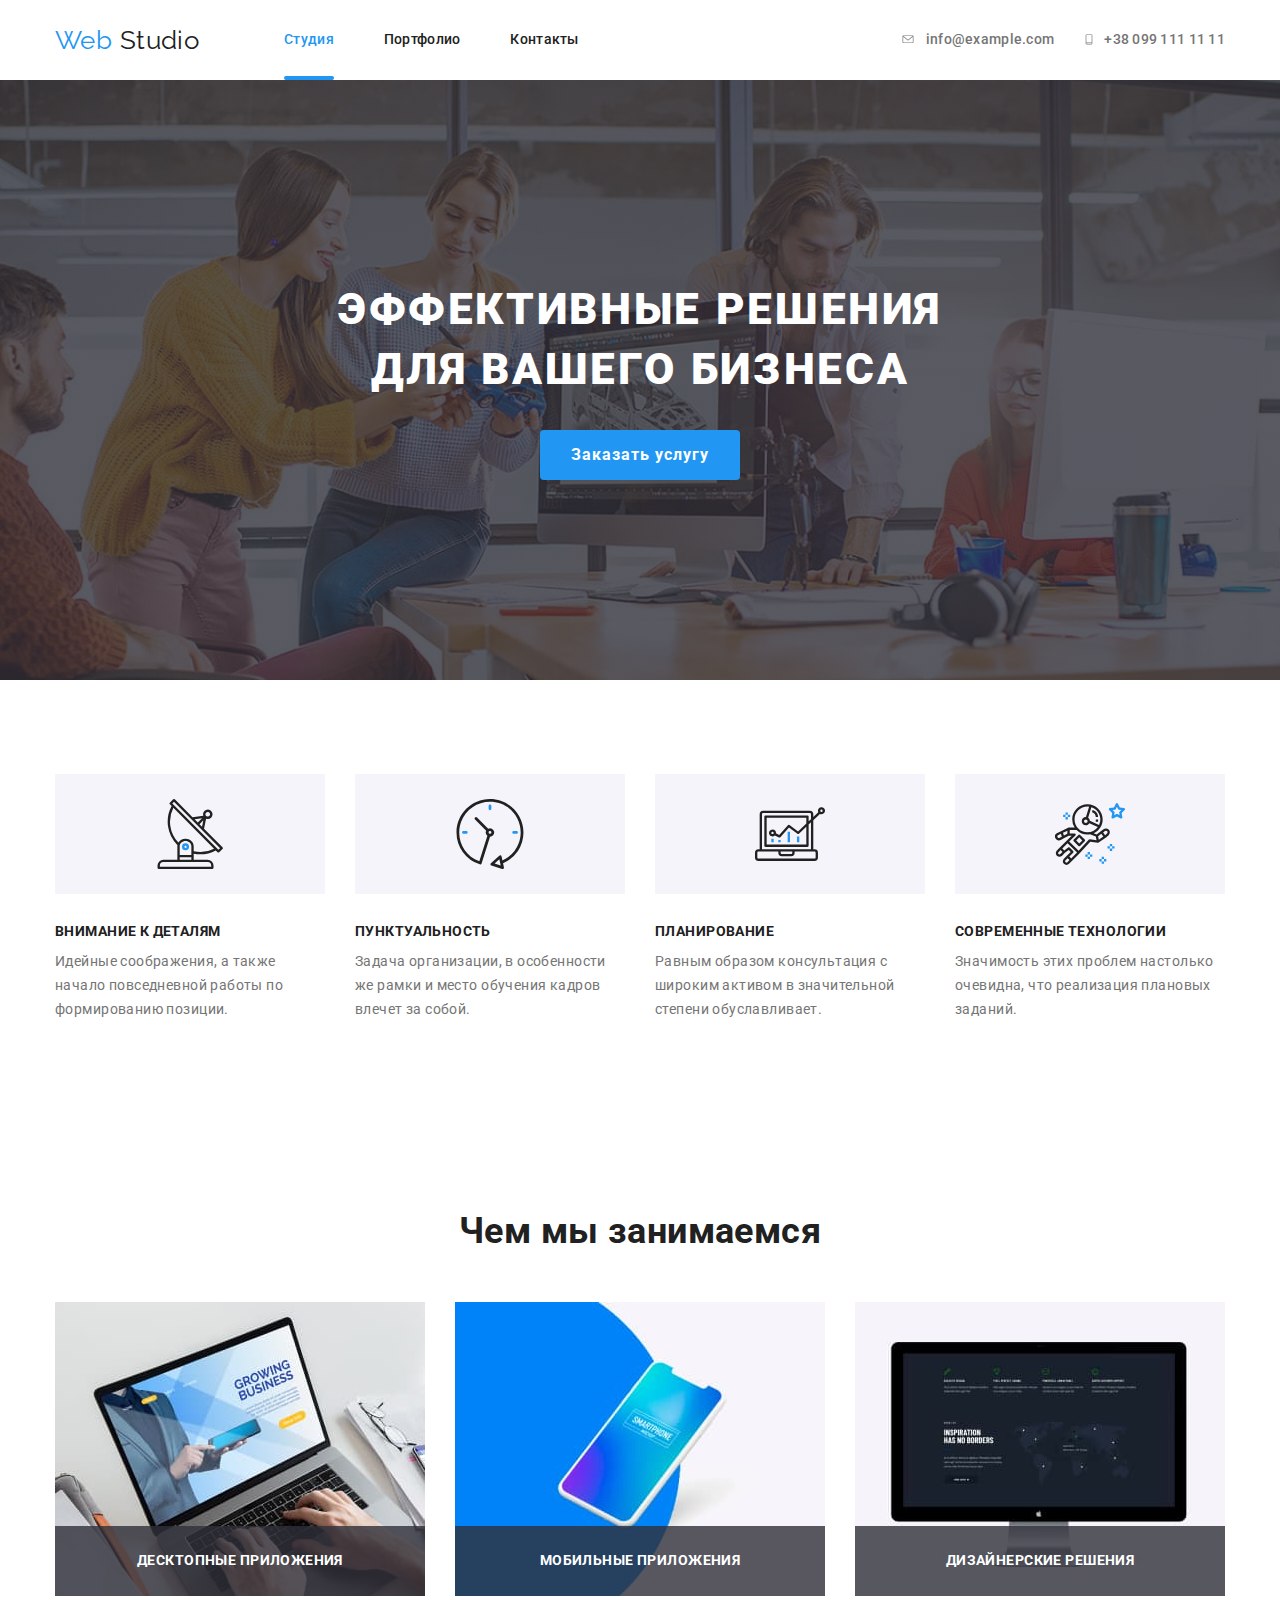
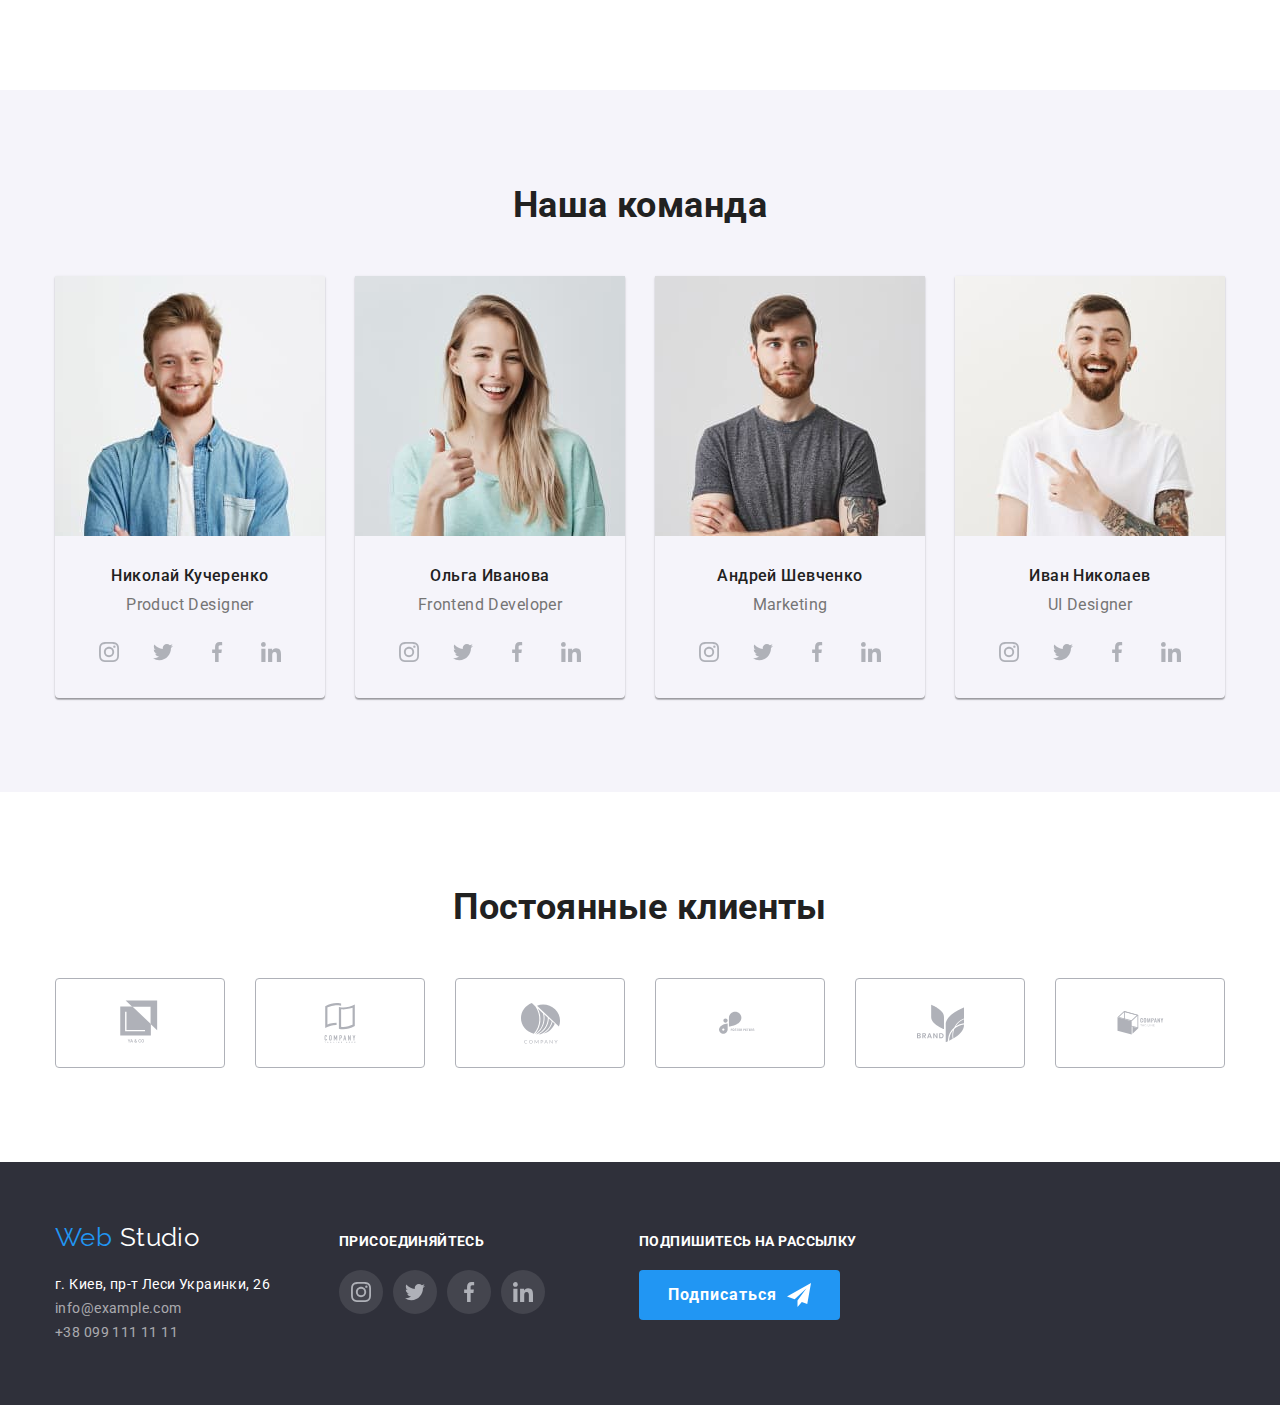
<file: index.html>
<!DOCTYPE html>
<html lang="ru">
  <head>
    <meta charset="UTF-8" />
    <meta http-equiv="X-UA-Compatible" content="IE=edge" />
    <meta name="viewport" content="width=device-width, initial-scale=1.0" />
    <title>Web Studio</title>
    <!-- <link rel="preconnect" href="https://fonts.googleapis.com" />
    <link rel="preconnect" href="https://fonts.gstatic.com" crossorigin /> -->
    <link
      href="https://fonts.googleapis.com/css2?family=Raleway:wght@700&family=Roboto:wght@400;500;700;900&display=swap"
      rel="stylesheet"
    />
    <link
      rel="stylesheet"
      href="https://cdnjs.cloudflare.com/ajax/libs/modern-normalize/1.1.0/modern-normalize.min.css"
    />
    <link rel="stylesheet" href="./css/styles.css" />
  </head>
  <body>
    <header>
      <div class="container main-nav">
        <nav class="nav-part">
          <a href="/" class="logo">Web <span class="logo-part">Studio</span></a>

          <ul class="site-nav list">
            <li class="item"><a href="/" class="link current">Студия</a></li>
            <li class="item"><a href="./portfolio.html" class="link">Портфолио</a></li>
            <li class="item"><a href="" class="link">Контакты</a></li>
          </ul>
        </nav>

        <ul class="auth-nav list">
          <li class="item">
            <a href="mailto:info@example.com" class="link">
              <svg class="icon-auth" width="16" height="11">
                <use href="./images/icons.svg#envelope"></use>
              </svg>
              info@example.com</a
            >
          </li>
          <li class="item">
            <a href="tel:+380991111111" class="link">
              <svg class="icon-auth" width="10" height="15">
                <use href="./images/icons.svg#phone"></use>
              </svg>
              +38 099 111 11 11</a
            >
          </li>
        </ul>
      </div>
    </header>

    <main>
      <section class="hero overlay">
        <div class="hero-container">
          <h1 class="hero-title">Эффективные решения для вашего бизнеса</h1>
          <button type="button" class="button" data-modal-open>Заказать услугу</button>
        </div>
      </section>

      <section class="benefits section">
        <div class="container">
          <h2 class="title visually-hidden">Наши преимущества</h2>
          <ul class="list">
            <li class="item">
              <div class="icon">
                <svg class="icon-benefits">
                  <use href="./images/icons.svg#satellite"></use>
                </svg>
              </div>
              <h3 class="upper subtitle">Внимание к деталям</h3>
              <p class="description">
                Идейные соображения, а также начало повседневной работы по формированию позиции.
              </p>
            </li>
            <li class="item">
              <div class="icon">
                <svg class="icon-benefits">
                  <use href="./images/icons.svg#clock"></use>
                </svg>
              </div>
              <h3 class="upper subtitle">Пунктуальность</h3>
              <p class="description">
                Задача организации, в особенности же рамки и место обучения кадров влечет за собой.
              </p>
            </li>
            <li class="item">
              <div class="icon">
                <svg class="icon-benefits">
                  <use href="./images/icons.svg#diagram"></use>
                </svg>
              </div>
              <h3 class="upper subtitle">Планирование</h3>
              <p class="description">
                Равным образом консультация с широким активом в значительной степени обуславливает.
              </p>
            </li>
            <li class="item">
              <div class="icon">
                <svg class="icon-benefits">
                  <use href="./images/icons.svg#astronaut"></use>
                </svg>
              </div>
              <h3 class="upper subtitle">Современные технологии</h3>
              <p class="description">
                Значимость этих проблем настолько очевидна, что реализация плановых заданий.
              </p>
            </li>
          </ul>
        </div>
      </section>

      <section class="works section">
        <div class="container">
          <h2 class="title">Чем мы занимаемся</h2>
          <ul class="list">
            <li class="item">
              <img src="./images/desktop.jpg" alt="Работа в десктопном приложении" width="370" />
              <h3 class="upper">Десктопные приложения</h3>
            </li>
            <li class="item">
              <img src="./images/mobile.jpg" alt="Приложение на мобильном телефоне" width="370" />
              <h3 class="upper">Мобильные приложения</h3>
            </li>
            <li class="item">
              <img src="./images/design.jpg" alt="Макет дизайна" width="370" />
              <h3 class="upper">Дизайнерские решения</h3>
            </li>
          </ul>
        </div>
      </section>

      <section class="team section">
        <div class="container">
          <h2 class="title">Наша команда</h2>
          <ul class="card list">
            <li class="item">
              <img src="./images/nikolay.jpg" alt="Фото Николая" width="270" />
              <div class="card-content">
                <h3 class="member">Николай Кучеренко</h3>
                <p class="profession">Product Designer</p>
                <ul class="social list">
                  <li>
                    <a href="" class="social-link" aria-label="Instagram">
                      <svg class="icon-social">
                        <use href="./images/icons.svg#instagram"></use>
                      </svg>
                    </a>
                  </li>
                  <li>
                    <a href="" class="social-link" aria-label="Twitter"
                      ><svg class="icon-social">
                        <use href="./images/icons.svg#twitter"></use>
                      </svg>
                    </a>
                  </li>
                  <li>
                    <a href="" class="social-link" aria-label="Facebook"
                      ><svg class="icon-social">
                        <use href="./images/icons.svg#facebook"></use>
                      </svg>
                    </a>
                  </li>
                  <li>
                    <a href="" class="social-link" aria-label="LinkedIn"
                      ><svg class="icon-social">
                        <use href="./images/icons.svg#linkedin"></use>
                      </svg>
                    </a>
                  </li>
                </ul>
              </div>
            </li>
            <li class="item">
              <img src="./images/olga.jpg" alt="Фото Ольги" width="270" />
              <div class="card-content">
                <h3 class="member">Ольга Иванова</h3>
                <p class="profession">Frontend Developer</p>
                <ul class="social list">
                  <li>
                    <a href="" class="social-link" aria-label="Instagram">
                      <svg class="icon-social">
                        <use href="./images/icons.svg#instagram"></use>
                      </svg>
                    </a>
                  </li>
                  <li>
                    <a href="" class="social-link" aria-label="Twitter"
                      ><svg class="icon-social">
                        <use href="./images/icons.svg#twitter"></use>
                      </svg>
                    </a>
                  </li>
                  <li>
                    <a href="" class="social-link" aria-label="Facebook"
                      ><svg class="icon-social">
                        <use href="./images/icons.svg#facebook"></use>
                      </svg>
                    </a>
                  </li>
                  <li>
                    <a href="" class="social-link" aria-label="LinkedIn"
                      ><svg class="icon-social">
                        <use href="./images/icons.svg#linkedin"></use>
                      </svg>
                    </a>
                  </li>
                </ul>
              </div>
            </li>
            <li class="item">
              <img src="./images/andrew.jpg" alt="Фото Андрея" width="270" />
              <div class="card-content">
                <h3 class="member">Андрей Шевченко</h3>
                <p class="profession">Marketing</p>
                <ul class="social list">
                  <li>
                    <a href="" class="social-link" aria-label="Instagram">
                      <svg class="icon-social">
                        <use href="./images/icons.svg#instagram"></use>
                      </svg>
                    </a>
                  </li>
                  <li>
                    <a href="" class="social-link" aria-label="Twitter"
                      ><svg class="icon-social">
                        <use href="./images/icons.svg#twitter"></use>
                      </svg>
                    </a>
                  </li>
                  <li>
                    <a href="" class="social-link" aria-label="Facebook"
                      ><svg class="icon-social">
                        <use href="./images/icons.svg#facebook"></use>
                      </svg>
                    </a>
                  </li>
                  <li>
                    <a href="" class="social-link" aria-label="LinkedIn"
                      ><svg class="icon-social">
                        <use href="./images/icons.svg#linkedin"></use>
                      </svg>
                    </a>
                  </li>
                </ul>
              </div>
            </li>
            <li class="item">
              <img src="./images/ivan.jpg" alt="Фото Ивана" width="270" />
              <div class="card-content">
                <h3 class="member">Иван Николаев</h3>
                <p class="profession">UI Designer</p>
                <ul class="social list">
                  <li>
                    <a href="" class="social-link" aria-label="Instagram">
                      <svg class="icon-social">
                        <use href="./images/icons.svg#instagram"></use>
                      </svg>
                    </a>
                  </li>
                  <li>
                    <a href="" class="social-link" aria-label="Twitter"
                      ><svg class="icon-social">
                        <use href="./images/icons.svg#twitter"></use>
                      </svg>
                    </a>
                  </li>
                  <li>
                    <a href="" class="social-link" aria-label="Facebook"
                      ><svg class="icon-social">
                        <use href="./images/icons.svg#facebook"></use>
                      </svg>
                    </a>
                  </li>
                  <li>
                    <a href="" class="social-link" aria-label="LinkedIn"
                      ><svg class="icon-social">
                        <use href="./images/icons.svg#linkedin"></use>
                      </svg>
                    </a>
                  </li>
                </ul>
              </div>
            </li>
          </ul>
        </div>
      </section>

      <section class="clients section">
        <div class="container">
          <h2 class="title">Постоянные клиенты</h2>
          <ul class="list">
            <li>
              <a href="" class="link">
                <svg class="icon-clients" width="45" height="50">
                  <use href="./images/icons.svg#client-1"></use>
                </svg>
              </a>
            </li>
            <li>
              <a href="" class="link"
                ><svg class="icon-clients" width="40" height="52">
                  <use href="./images/icons.svg#client-2"></use>
                </svg>
              </a>
            </li>
            <li>
              <a href="" class="link"
                ><svg class="icon-clients" width="41" height="43">
                  <use href="./images/icons.svg#client-3"></use>
                </svg>
              </a>
            </li>
            <li>
              <a href="" class="link"
                ><svg class="icon-clients" width="80" height="42">
                  <use href="./images/icons.svg#client-4"></use>
                </svg>
              </a>
            </li>
            <li>
              <a href="" class="link"
                ><svg class="icon-clients" width="59" height="47">
                  <use href="./images/icons.svg#client-5"></use>
                </svg>
              </a>
            </li>
            <li>
              <a href="" class="link"
                ><svg class="icon-clients" width="89" height="46">
                  <use href="./images/icons.svg#client-6"></use>
                </svg>
              </a>
            </li>
          </ul>
        </div>
      </section>
    </main>

    <footer class="page-footer">
      <div class="container">
        <div class="address">
          <a href="/" class="logo">Web <span class="logo-part inverse">Studio</span></a>
          <address class="location">
            г. Киев, пр-т Леси Украинки, 26
            <a href="mailto:info@example.com" class="contacts link">info@example.com</a>
            <a href="tel:+380991111111" class="contacts link">+38 099 111 11 11</a>
          </address>
        </div>
        <div class="links">
          <b class="join">присоединяйтесь</b>
          <ul class="social list">
            <li class="item">
              <a href="" class="social-link" aria-label="Instagram">
                <svg class="icon-social">
                  <use href="./images/icons.svg#instagram"></use>
                </svg>
              </a>
            </li>
            <li class="item">
              <a href="" class="social-link" aria-label="Twitter"
                ><svg class="icon-social">
                  <use href="./images/icons.svg#twitter"></use>
                </svg>
              </a>
            </li>
            <li class="item">
              <a href="" class="social-link" aria-label="Facebook"
                ><svg class="icon-social">
                  <use href="./images/icons.svg#facebook"></use>
                </svg>
              </a>
            </li>
            <li class="item">
              <a href="" class="social-link" aria-label="LinkedIn"
                ><svg class="icon-social">
                  <use href="./images/icons.svg#linkedin"></use>
                </svg>
              </a>
            </li>
          </ul>
        </div>
        <div class="subscribe">
          <b class="join">Подпишитесь на рассылку</b>
          <button class="button">
            Подписаться
            <svg class="icon-send" width="24" height="24">
              <use href="./images/icons.svg#icon-send"></use>
            </svg>
          </button>
        </div>
      </div>
    </footer>
    <div class="backdrop is-hidden" data-modal>
      <div class="modal">
        <button type="button" class="button" data-modal-close>Закрыть</button>
      </div>
    </div>
    <script src="./js/modal.js"></script>
  </body>
</html>
</file>
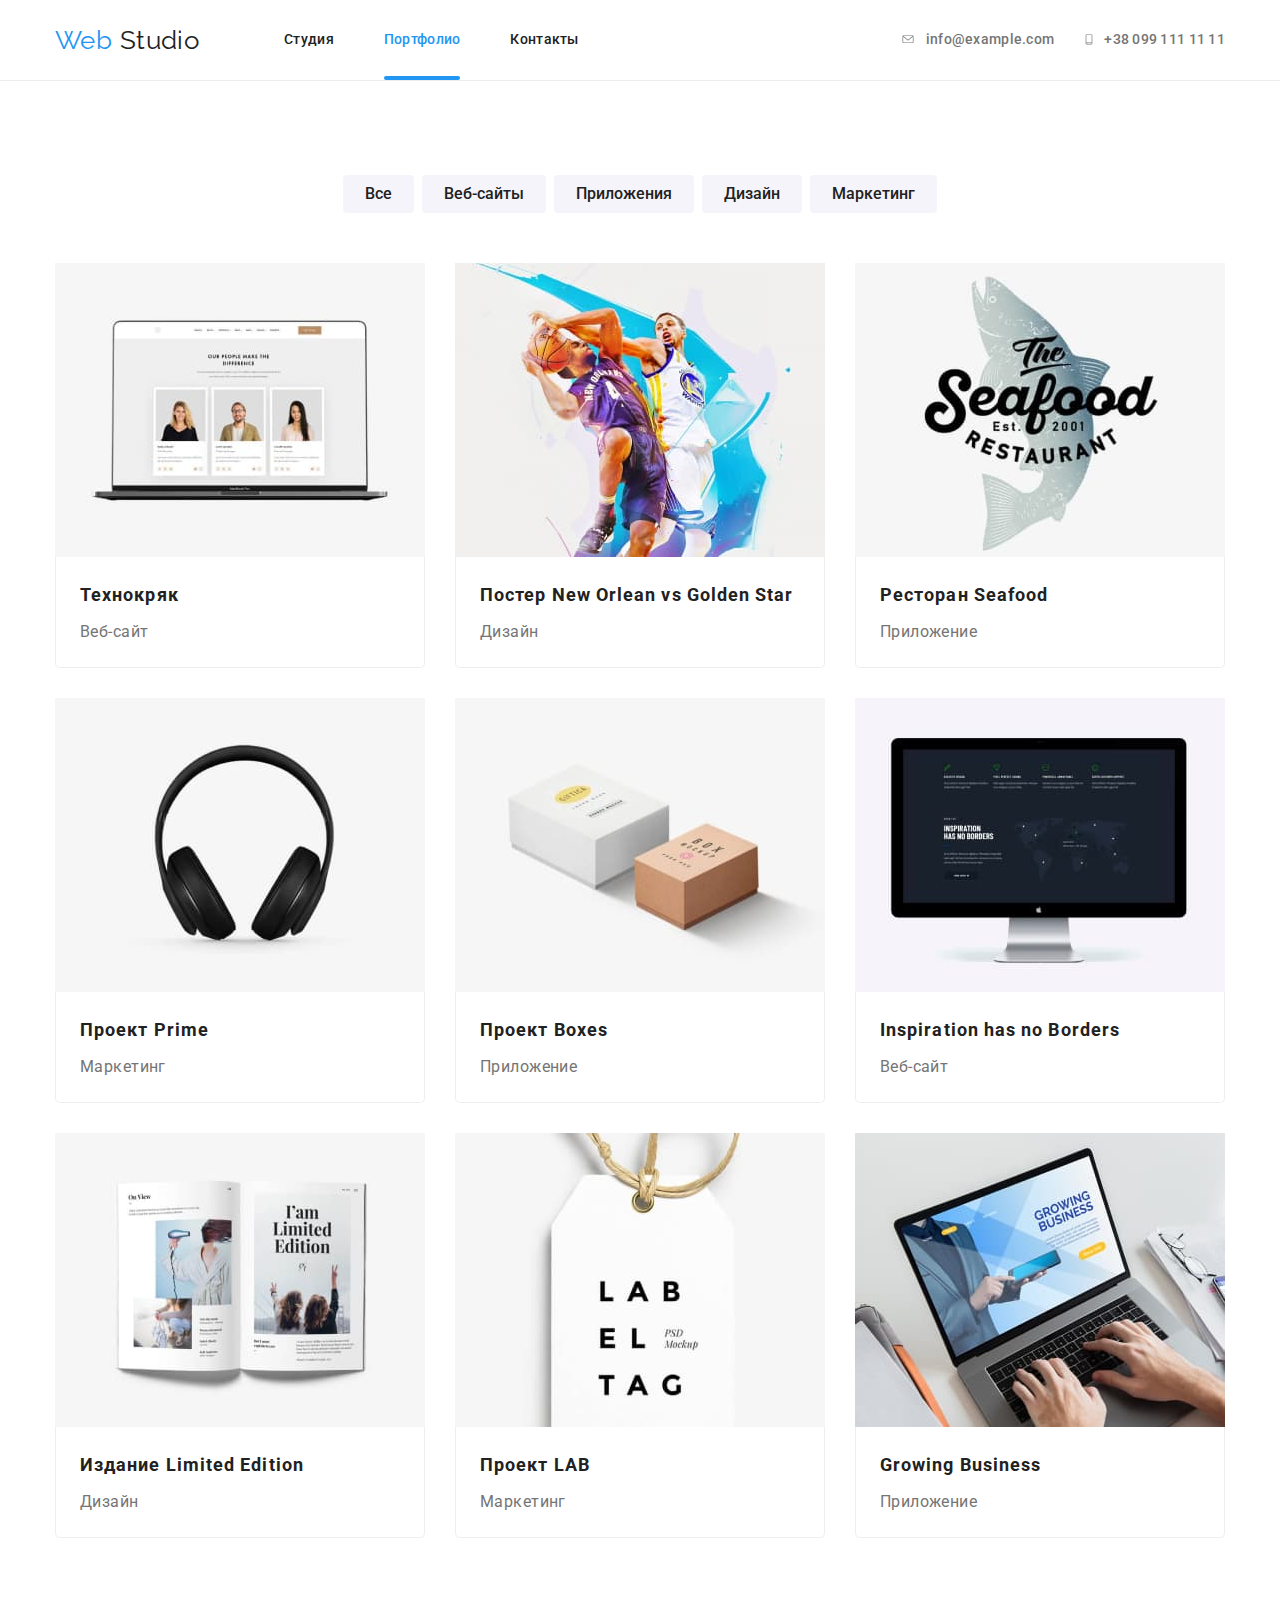
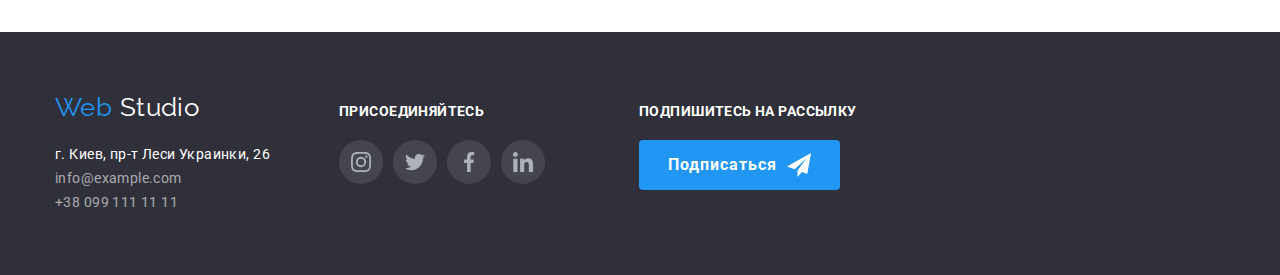
<file: portfolio.html>
<!DOCTYPE html>
<html lang="ru">
  <head>
    <meta charset="UTF-8" />
    <meta http-equiv="X-UA-Compatible" content="IE=edge" />
    <meta name="viewport" content="width=device-width, initial-scale=1.0" />
    <title>Web Studio</title>
    <!-- <link rel="preconnect" href="https://fonts.googleapis.com" />
    <link rel="preconnect" href="https://fonts.gstatic.com" crossorigin /> -->
    <link
      href="https://fonts.googleapis.com/css2?family=Raleway:wght@700&family=Roboto:wght@400;500;700;900&display=swap"
      rel="stylesheet"
    />
    <link
      rel="stylesheet"
      href="https://cdnjs.cloudflare.com/ajax/libs/modern-normalize/1.1.0/modern-normalize.min.css"
    />
    <link rel="stylesheet" href="./css/styles.css" />
  </head>

  <body>
    <header class="page-header">
      <div class="container main-nav">
        <nav class="nav-part">
          <a href="/" class="logo">Web <span class="logo-part">Studio</span></a>

          <ul class="site-nav list">
            <li class="item"><a href="./index.html" class="link">Студия</a></li>
            <li class="item"><a href="" class="link current">Портфолио</a></li>
            <li class="item"><a href="" class="link">Контакты</a></li>
          </ul>
        </nav>

        <ul class="auth-nav list">
          <li class="item">
            <a href="mailto:info@example.com" class="link">
              <svg class="icon-auth" width="16" height="11">
                <use href="./images/icons.svg#envelope"></use>
              </svg>
              info@example.com</a
            >
          </li>
          <li class="item">
            <a href="tel:+380991111111" class="link">
              <svg class="icon-auth" width="10" height="15">
                <use href="./images/icons.svg#phone"></use>
              </svg>
              +38 099 111 11 11</a
            >
          </li>
        </ul>
      </div>
    </header>

    <main>
      <div class="portfolio container section">
        <h1 class="caption visually-hidden">Наши работы</h1>
        <ul class="filter list">
          <li class="item"><button type="button" class="btn">Все</button></li>
          <li class="item"><button type="button" class="btn">Веб-сайты</button></li>
          <li class="item"><button type="button" class="btn">Приложения</button></li>
          <li class="item"><button type="button" class="btn">Дизайн</button></li>
          <li class="item"><button type="button" class="btn">Маркетинг</button></li>
        </ul>
        <ul class="examples list">
          <li class="item">
            <a href="" class="link">
              <div class="examples-thumb">
                <img
                  src="./images/technokriak.jpg"
                  alt="Страница веб-сайта Технокряк"
                  width="370"
                  height="294"
                />
                <div class="examples-overlay">
                  <p class="descr">
                    Технокряк это современная площадка распространения коронавируса. Компании
                    используют эту платформу для цифрового шпионажа и атак на защищённые сервера
                    конкурентов.
                  </p>
                </div>
              </div>
              <div class="text-content">
                <h2 class="headline">Технокряк</h2>
                <p class="type">Веб-сайт</p>
              </div>
            </a>
          </li>
          <li class="item">
            <a href="" class="link">
              <div class="examples-thumb">
                <img
                  src="./images/poster.jpg"
                  alt="Постер с баскетболистами"
                  width="370"
                  height="294"
                />
                <div class="examples-overlay">
                  <p class="descr">
                    Технокряк это современная площадка распространения коронавируса. Компании
                    используют эту платформу для цифрового шпионажа и атак на защищённые сервера
                    конкурентов.
                  </p>
                </div>
              </div>
              <div class="text-content">
                <h2 class="headline">Постер New Orlean vs Golden Star</h2>
                <p class="type">Дизайн</p>
              </div>
            </a>
          </li>
          <li class="item">
            <a href="" class="link"
              ><div class="examples-thumb">
                <img
                  src="./images/seafood.jpg"
                  alt="Логотип ресторан Seafood"
                  width="370"
                  height="294"
                />
                <div class="examples-overlay">
                  <p class="descr">
                    Технокряк это современная площадка распространения коронавируса. Компании
                    используют эту платформу для цифрового шпионажа и атак на защищённые сервера
                    конкурентов.
                  </p>
                </div>
              </div>
              <div class="text-content">
                <h2 class="headline">Ресторан Seafood</h2>
                <p class="type">Приложение</p>
              </div>
            </a>
          </li>
          <li class="item">
            <a href="" class="link"
              ><div class="examples-thumb">
                <img src="./images/prime.jpg" alt="Наушники" width="370" height="294" />
                <div class="examples-overlay">
                  <p class="descr">
                    Технокряк это современная площадка распространения коронавируса. Компании
                    используют эту платформу для цифрового шпионажа и атак на защищённые сервера
                    конкурентов.
                  </p>
                </div>
              </div>
              <div class="text-content">
                <h2 class="headline">Проект Prime</h2>
                <p class="type">Маркетинг</p>
              </div>
            </a>
          </li>
          <li class="item">
            <a href="" class="link"
              ><div class="examples-thumb">
                <img
                  src="./images/boxes.jpg"
                  alt="Логотип проекта - два бокса"
                  width="370"
                  height="294"
                />
                <div class="examples-overlay">
                  <p class="descr">
                    Технокряк это современная площадка распространения коронавируса. Компании
                    используют эту платформу для цифрового шпионажа и атак на защищённые сервера
                    конкурентов.
                  </p>
                </div>
              </div>
              <div class="text-content">
                <h2 class="headline">Проект Boxes</h2>
                <p class="type">Приложение</p>
              </div>
            </a>
          </li>
          <li class="item">
            <a href="" class="link"
              ><div class="examples-thumb">
                <img src="./images/design.jpg" alt="Страница веб-сайта" width="370" height="294" />
                <div class="examples-overlay">
                  <p class="descr">
                    Технокряк это современная площадка распространения коронавируса. Компании
                    используют эту платформу для цифрового шпионажа и атак на защищённые сервера
                    конкурентов.
                  </p>
                </div>
              </div>
              <div class="text-content">
                <h2 class="headline">Inspiration has no Borders</h2>
                <p class="type">Веб-сайт</p>
              </div>
            </a>
          </li>
          <li class="item">
            <a href="" class="link"
              ><div class="examples-thumb">
                <img
                  src="./images/limited.jpg"
                  alt="Разворот журнала Limited Edition"
                  width="370"
                  height="294"
                />
                <div class="examples-overlay">
                  <p class="descr">
                    Технокряк это современная площадка распространения коронавируса. Компании
                    используют эту платформу для цифрового шпионажа и атак на защищённые сервера
                    конкурентов.
                  </p>
                </div>
              </div>
              <div class="text-content">
                <h2 class="headline">Издание Limited Edition</h2>
                <p class="type">Дизайн</p>
              </div>
            </a>
          </li>
          <li class="item">
            <a href="" class="link"
              ><div class="examples-thumb">
                <img src="./images/lab.jpg" alt="Бирка-логотип LAB" width="370" />
                <div class="examples-overlay">
                  <p class="descr">
                    Технокряк это современная площадка распространения коронавируса. Компании
                    используют эту платформу для цифрового шпионажа и атак на защищённые сервера
                    конкурентов.
                  </p>
                </div>
              </div>
              <div class="text-content">
                <h2 class="headline">Проект LAB</h2>
                <p class="type">Маркетинг</p>
              </div>
            </a>
          </li>
          <li class="item">
            <a href="" class="link"
              ><div class="examples-thumb">
                <img src="./images/business.jpg" alt="Главная страница приложения" width="370" />
                <div class="examples-overlay">
                  <p class="descr">
                    Технокряк это современная площадка распространения коронавируса. Компании
                    используют эту платформу для цифрового шпионажа и атак на защищённые сервера
                    конкурентов.
                  </p>
                </div>
              </div>
              <div class="text-content">
                <h2 class="headline">Growing Business</h2>
                <p class="type">Приложение</p>
              </div>
            </a>
          </li>
        </ul>
      </div>
    </main>

    <footer class="page-footer">
      <div class="container">
        <div class="address">
          <a href="/" class="logo">Web <span class="logo-part inverse">Studio</span></a>
          <address class="location">
            г. Киев, пр-т Леси Украинки, 26
            <a href="mailto:info@example.com" class="contacts link">info@example.com</a>
            <a href="tel:+380991111111" class="contacts link">+38 099 111 11 11</a>
          </address>
        </div>
        <div class="links">
          <b class="join">присоединяйтесь</b>
          <ul class="social list">
            <li class="item">
              <a href="" class="social-link" aria-label="Instagram">
                <svg class="icon-social">
                  <use href="./images/icons.svg#instagram"></use>
                </svg>
              </a>
            </li>
            <li class="item">
              <a href="" class="social-link" aria-label="Twitter"
                ><svg class="icon-social">
                  <use href="./images/icons.svg#twitter"></use>
                </svg>
              </a>
            </li>
            <li class="item">
              <a href="" class="social-link" aria-label="Facebook"
                ><svg class="icon-social">
                  <use href="./images/icons.svg#facebook"></use>
                </svg>
              </a>
            </li>
            <li class="item">
              <a href="" class="social-link" aria-label="LinkedIn"
                ><svg class="icon-social">
                  <use href="./images/icons.svg#linkedin"></use>
                </svg>
              </a>
            </li>
          </ul>
        </div>
        <div class="subscribe">
          <b class="join">Подпишитесь на рассылку</b>
          <button class="button">
            Подписаться
            <svg class="icon-send" width="24" height="24">
              <use href="./images/icons.svg#icon-send"></use>
            </svg>
          </button>
        </div>
      </div>
    </footer>
  </body>
</html>
</file>
<file: css/styles.css>
:root {
    --primary-bg-color: #FFFFFF;
    --secondary-bg-color: #F5F4FA;
    --footer-bg-color: #2F303A;
    --main-text-color: #757575;
    --title-text-color: #212121;
    --white-text-color: #FFFFFF;
    --accent-color: #2196F3;
}

body {
    background-color: var(--primary-bg-color);
    color: var(--main-text-color);

    font-family: 'Roboto', sans-serif;
    font-size: 14px;
    line-height: 1.14;
    letter-spacing: 0.03em;

}

.list {
    list-style: none;
    margin: 0;
    padding: 0;
}

.link {
    display: block;

    text-decoration: none;

    transition: color 250ms cubic-bezier(0.4, 0, 0.2, 1);
}

.visually-hidden {
    position: absolute;
    width: 1px;
    height: 1px;
    margin: -1px;
    border: 0;
    padding: 0;

    white-space: nowrap;
    clip-path: inset(100%);
    clip: rect(0 0 0 0);
    overflow: hidden;
}

.container {
    width: 1200px;
    padding-left: 15px;
    padding-right: 15px;
    margin-left: auto;
    margin-right: auto;
}

.section {
    padding-top: 94px;
    padding-bottom: 94px;
}

.title {
    margin-top: 0;
    margin-bottom: 50px;

    font-size: 36px;
    line-height: 1.17;
    text-align: center;
    color: var(--title-text-color);
}

.subtitle {
    margin: 0;

    font-size: inherit;
    color: var(--title-text-color);
}

img {
    display: block;
    max-width: 100%;
    height: auto;
}

.page-header {
    border-bottom: 1px solid #ECECEC;
}

.logo {
    font-family: 'Raleway', sans-serif;
    font-size: 26px;
    line-height: 1.19;
    text-decoration: none;
    color: var(--accent-color);
}

.nav-part .logo {
    margin-right: 85px;
}

.logo-part {
    color: var(--title-text-color);
}

.main-nav {
    display: flex;
    justify-content: space-between;
    align-items: center;
}

.nav-part {
    display: flex;
    align-items: center;
}

.site-nav .link {
    padding-top: 32px;
    padding-bottom: 32px;

    font-weight: 500;
    letter-spacing: 0.02em;
    color: var(--title-text-color);
}

.site-nav {
    display: flex;
}

.site-nav .item:not(:last-child) {
    margin-right: 50px;
}

.site-nav .current {
    color: var(--accent-color);
}

.site-nav .item {
    position: relative;
}

.site-nav .current::after {
    position: absolute;
    bottom: 0;
    content: '';
    display: block;
    width: 100%;
    height: 4px;
    background-color: var(--accent-color);
    border-radius: 2px;
}

.auth-nav {
    display: flex;
}

.auth-nav .link {
    display: flex;
    align-items: center;

    font-weight: 500;
    letter-spacing: 0.02em;
    color: var(--main-text-color);

    fill: #757575;

    transition: color 250ms cubic-bezier(0.4, 0, 0.2, 1), fill 250ms cubic-bezier(0.4, 0, 0.2, 1);
}

.auth-nav .link:hover,
.auth-nav .link:focus {
    fill: var(--accent-color);
}

.auth-nav .item:not(:last-child) {
    margin-right: 30px;
}

.icon-auth {
    margin-right: 10px;
}

.overlay {
    max-width: 1600px;
    height: 600px;
    margin-right: auto;
    margin-left: auto;

    background-image: linear-gradient(rgba(47, 48,
                58, 0.8), rgba(47, 48,
                58, 0.8)), url('../images/header.jpg');
    background-repeat: no-repeat;
    background-position: center;

}

.hero-container {
    max-width: 696px;
    text-align: center;
    margin-right: auto;
    margin-left: auto;
    padding: 200px 15px 15px;
}

.hero-title {
    margin-top: 0;
    margin-bottom: 30px;

    font-weight: 900;
    font-size: 44px;
    line-height: 1.36;
    text-align: center;
    letter-spacing: 0.06em;
    text-transform: uppercase;

    color: var(--white-text-color);
}

.button {
    display: inline-block;
    min-width: 200px;
    padding: 10px 29px;
    border-radius: 4px;

    font-weight: 700;
    font-size: 16px;
    line-height: 1.88;
    letter-spacing: 0.06em;

    background-color: var(--accent-color);
    color: var(--white-text-color);
    border: none;
    cursor: pointer;
}

.backdrop {
    position: fixed;

    display: block;
    top: 0;
    left: 0;
    width: 100%;
    height: 100%;

    z-index: 1;
    background-color: rgba(0, 0, 0, 0.2);

    opacity: 1;
    transition: opacity 250ms cubic-bezier(0.4, 0, 0.2, 1);
}
.backdrop.is-hidden {
    opacity: 0;
    pointer-events: none;
}

.backdrop.is-hidden .modal {
    transform: translate(-50%, -50%) scale(0.8);
}
.modal {
    position: absolute;
    top: 50%;
    left: 50%;
    
    min-width: 800px;
    min-height: 900px;

    background-color: #FFFFFF;

    transform: translate(-50%, -50%) scale(1);

    transition: transform 250ms cubic-bezier(0.4, 0, 0.2, 1);
}
.benefits .list {
    display: flex;
    flex-basis: calc((100%-90)/4);
}

.benefits .item:not(:last-child) {
    margin-right: 30px;
}

.benefits .subtitle {
    margin-bottom: 10px;
}

.icon {
    display: flex;
    justify-content: center;
    align-items: center;
    width: 270px;
    height: 120px;
    background-color: var(--secondary-bg-color);
    margin-bottom: 30px;
}

.icon-benefits {
    width: 70px;
    height: 70px;
}

.upper {
    text-transform: uppercase;
}

.works .upper {
    position: absolute;
    bottom: 0;

    width: 100%;
    margin: 0;
    padding: 27px;

    font-size: inherit;
    text-align: center;

    color: var(--white-text-color);
    background-color: rgba(47, 48, 58, 0.8);
}

.works .item {
    position: relative;
}

/* .works.section {
   border-top: 1px solid #ECECEC;
} */
.works .list {
    display: flex;
}

.works .item:not(:last-child) {
    margin-right: 30px;
}

.description {
    margin: 0;

    line-height: 1.71;
}

.team {
    background-color: var(--secondary-bg-color);
}

.team .card {
    display: flex;

    font-size: 16px;
    line-height: 1.19;
    text-align: center;
}

.team .item:not(:last-child) {
    margin-right: 30px;
}

.team .item {
    border-radius: 0px 0px 4px 4px;
    box-shadow: 0px 1px 3px rgba(0, 0, 0, 0.12), 0px 1px 1px rgba(0, 0, 0, 0.14), 0px 2px 1px rgba(0, 0, 0, 0.2);
}

.card-content {
    padding: 30px 32px 24px;
}

.team .member {
    margin-top: 0;
    margin-bottom: 10px;

    font-weight: 500;
    font-size: inherit;
    color: var(--title-text-color);
}

.profession {
    margin-top: 0;
    margin-bottom: 16px;
}

.social {
    display: flex;
    justify-content: space-between;

    margin: 0;
    padding: 0;
}

.social-link {
    display: inline-flex;
    justify-content: center;
    align-items: center;

    width: 44px;
    height: 44px;
    border-radius: 50%;

    background-color: transparent;
    fill: #afb1b8;

    transition: background-color 250ms cubic-bezier(0.4, 0, 0.2, 1), fill 250ms cubic-bezier(0.4, 0, 0.2, 1);
}

.icon-social {
    width: 20px;
    height: 20px;  
}

.clients .list {
    display: flex;
    justify-content: space-between;
}

.clients .link {
    display: flex;
    justify-content: center;
    align-items: center;
    width: 170px;
    height: 90px;
    border: 1px solid #AFB1B8;
    border-radius: 4px;

    fill: #AFB1B8;

    transition: border-color 250ms cubic-bezier(0.4, 0, 0.2, 1), fill 250ms cubic-bezier(0.4, 0, 0.2, 1);
}

.clients .link:hover,
.clients .link:focus {
    border-color: var(--accent-color);
    fill: var(--accent-color);
}

.page-footer {
    padding-top: 60px;
    padding-bottom: 60px;

    background-color: var(--footer-bg-color);
}

.page-footer>.container {
    display: flex;
    align-items: baseline;
}

.page-footer .address {
    margin-right: 69px;
}

.page-footer .links {
    margin-right: 94px;
}

.page-footer .social-link {
    background-color: rgba(255, 255, 255, 0.1);
}

.location {
    display: flex;
    flex-direction: column;

    font-style: normal;
    line-height: 1.71;

    color: var(--white-text-color);
}

.location .contacts {
    color: rgba(255, 255, 255, 0.6);
}

.page-footer .logo {
    display: block;
    margin-bottom: 20px;
}

.logo-part.inverse {
    color: var(--white-text-color);
}

.join {
    display: block;
    margin-bottom: 20px;

    text-transform: uppercase;
    color: var(--white-text-color);
}

.links .item+.item {
    margin-left: 10px;
}

.subscribe .button {
    display: flex;
    align-items: center;
}

.icon-send {
    margin-left: 10px;
}

.link:hover,
.link:focus {
    color: var(--accent-color);
}

.social-link:hover, .social-link:focus {
    background-color: var(--accent-color);
    fill: var(--white-text-color);

}





/* Portfolio */
.portfolio .link {
    color: var(--main-text-color);
}

.portfolio .filter {
    display: flex;
    justify-content: center;

    margin-bottom: 50px;
}

.portfolio .examples {
    display: flex;
    flex-wrap: wrap;
}

.btn {
    padding: 6px 22px;
    border-radius: 4px;

    font-family: 'Roboto', sans-serif;
    font-weight: 500;
    font-size: 16px;
    line-height: 1.62;
    text-align: center;

    border: none;
    color: var(--title-text-color);
    background-color: var(--secondary-bg-color);
    cursor: pointer;

    transition: background-color 250ms cubic-bezier(0.4, 0, 0.2, 1), color 250ms cubic-bezier(0.4, 0, 0.2, 1);

}

.btn:hover,
.btn:focus {
    color: var(--white-text-color);
    background-color: var(--accent-color);

}

.examples .item {
    flex-basis: calc((100% - 60px) / 3);
    margin-right: 30px;
    margin-bottom: 30px;

    border-top-left-radius: 5px;
    border-top-right-radius: 5px;

    transition: transform 250ms cubic-bezier(0.4, 0, 0.2, 1);

}

.examples .item:nth-child(3n) {
    margin-right: 0;
}

.examples .item:nth-last-child(-n + 3) {
    margin-bottom: 0;
}

.examples .item:hover {
    box-shadow: 0px 1px 1px rgba(0, 0, 0, 0.12), 0px 4px 4px rgba(0, 0, 0, 0.06), 1px 4px 6px rgba(0, 0, 0, 0.16);
}

.examples-thumb {
    position: relative;
    overflow: hidden;
}

.examples-overlay {
    position: absolute;
    
    top: 0;
    left: 0;
    width: 100%;
    height: 100%;
    padding: 63px 24px;
    background-color: rgba(33, 150, 243, 0.9);
    
    transform: translateY(100%);
    
    transition: transform 250ms cubic-bezier(0.4, 0, 0.2, 1);
    
    pointer-events: none;
}


.examples .item:hover .examples-overlay,
.examples .item:focus .examples-overlay {
    transform: translateY(0);
}
.filter .item+.item {
    margin-left: 8px;
}

.filter .item:hover,
.filter .item:focus {
    box-shadow: 0px 3px 1px rgba(0, 0, 0, 0.1), 0px 1px 2px rgba(0, 0, 0, 0.08), 0px 2px 2px rgba(0, 0, 0, 0.12);
}

.caption {
    margin: 0;
}

.headline {
    margin-top: 0;
    margin-bottom: 4px;

    font-size: 18px;
    line-height: 2;
    letter-spacing: 0.06em;

    color: var(--title-text-color);
}

.type {
    margin: 0;

    font-size: 16px;
    line-height: 1.88;
}

.text-content {
    padding: 20px 24px;
    border: 1px solid #EEEEEE;
    border-top: none;
    border-bottom-left-radius: 5px;
    border-bottom-right-radius: 5px;
}

.descr {

    margin: 0;

    font-size: 18px;
    line-height: 1.56;

    color: var(--white-text-color);
}
</file>
